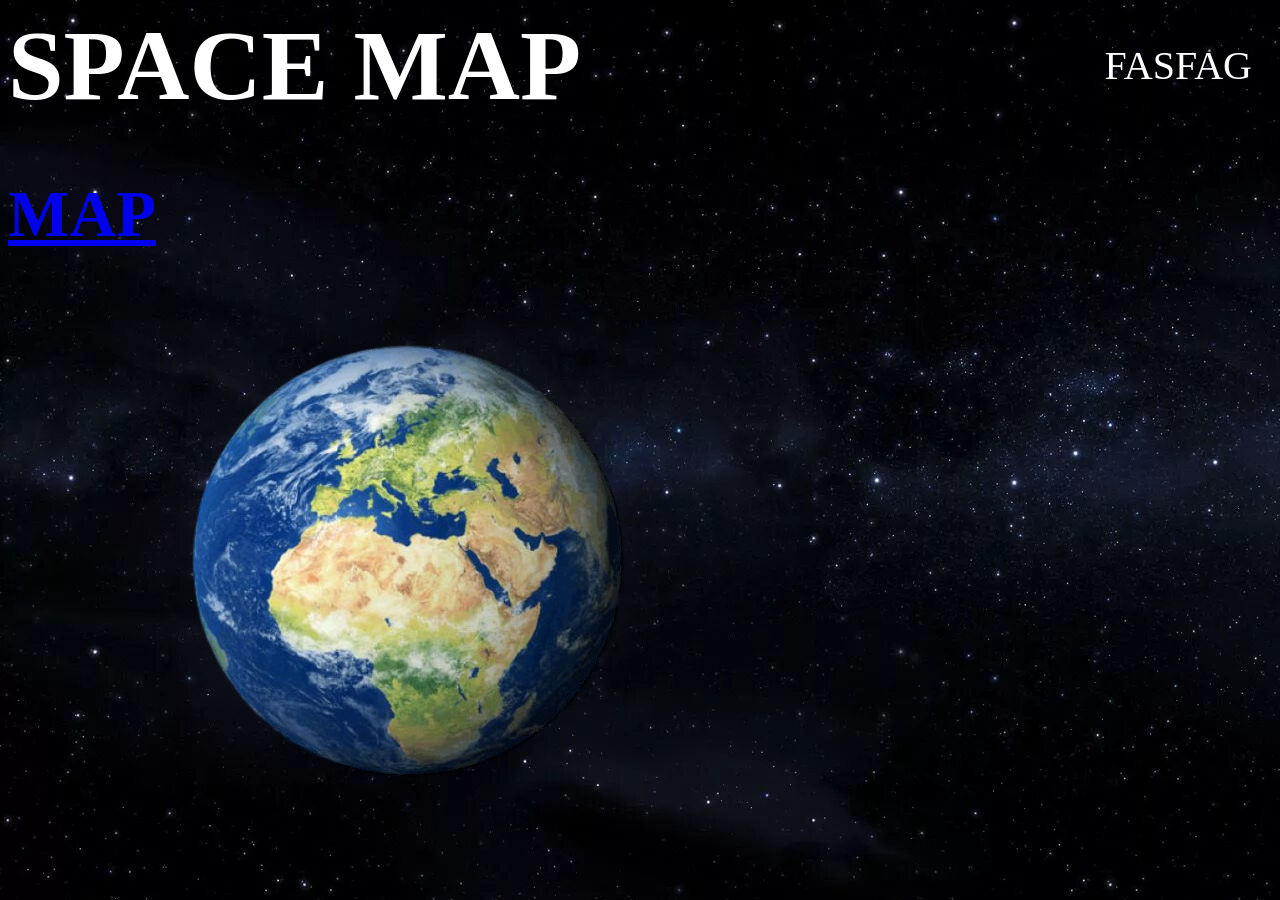
<file: 07.05/index.html>
<!DOCTYPE html>
    <head>
        
        <link rel="stylesheet" type="text/css" href="styles.css">
        <title> \Vitaliy page </title>
 
    </head>

<body style = "background-color:#000000; background-image: url('space.jfif');"  
<link rel="stylesheet" href="styles.css" type="text/css">



    <body> 
        <div style="display: flex; align-items: center; justify-content: space-between;">
  <h1 style="font-size: 100px; margin: 0;">SPACE MAP</h1>
  <span style="font-size: 40px; color: white; margin-right: 20px">FASFAG</span>
</div>

        <h2 style = "font-size: 65px;"><a href="https://eyes.nasa.gov/apps/solar-system/#/home"> MAP </a></h2>

      
        <img src = "earth.png" width="" height="" align="left">
      
    </body>

</html>
</file>
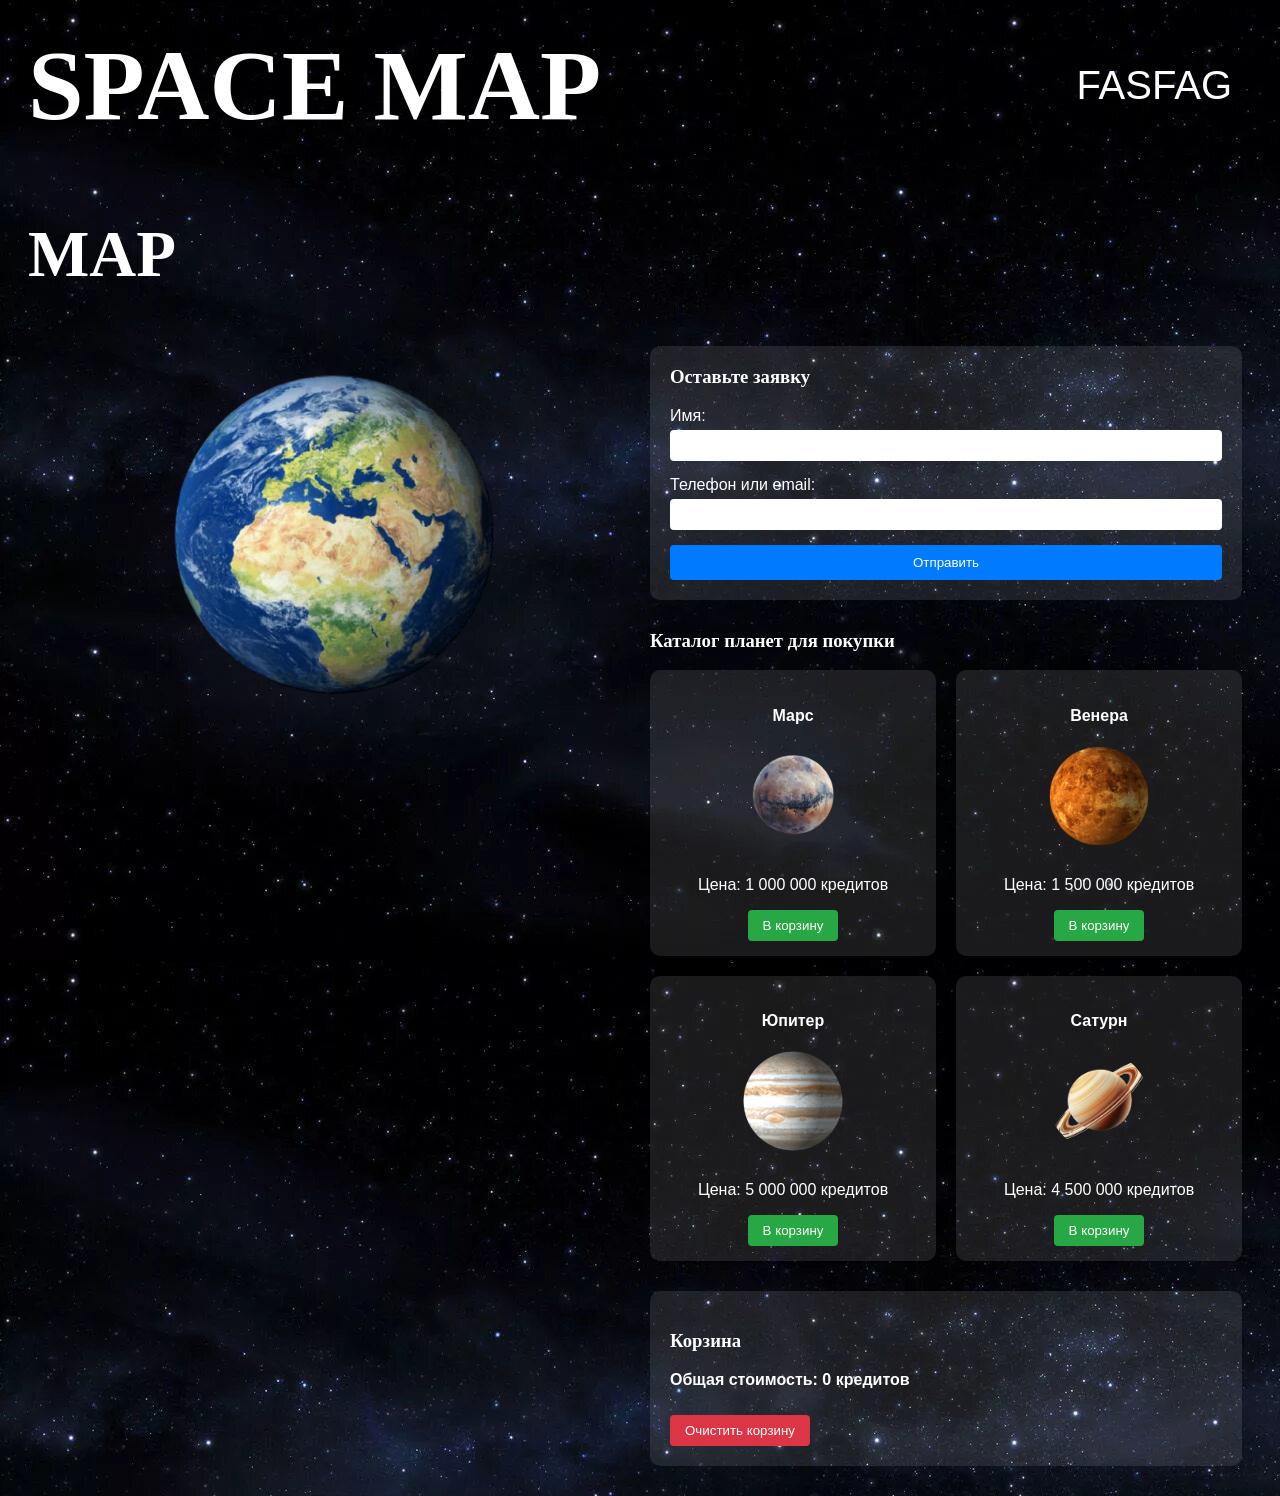
<file: 08.05/index.html>
<!DOCTYPE html>
<html>
<head>
    <link rel="stylesheet" type="text/css" href="styles.css">
    <title>Vitaliy page</title>
</head>
<body style="background-color: #000000; background-image: url('space.jfif'); color: white; font-family: Arial, sans-serif;">

    <div style="display: flex; align-items: center; justify-content: space-between; padding: 20px;">
        <h1 style="font-size: 100px; margin: 0;">SPACE MAP</h1>
        <span style="font-size: 40px; color: white; margin-right: 20px">FASFAG</span>
    </div>

    <h2 style="font-size: 65px; margin-left: 20px;">
        <a href="https://eyes.nasa.gov/apps/solar-system/#/home" style="color: white; text-decoration: none;">MAP</a>
    </h2>

    <div style="display: flex; margin: 30px;">
        <div style="flex: 1; padding-right: 20px;">
            <img src="earth.png" alt="Earth" style="max-width: 100%; height: auto;">
        </div>

        <div style="flex: 1;">
            <div style="background: rgba(255, 255, 255, 0.1); padding: 20px; border-radius: 10px; margin-bottom: 30px;">
                <h3 style="margin-top: 0;">Оставьте заявку</h3>
                <form id="contactForm" style="display: flex; flex-direction: column;">
                    <label for="name" style="margin-bottom: 5px;">Имя:</label>
                    <input type="text" id="name" name="name" required style="margin-bottom: 15px; padding: 8px; border-radius: 4px; border: none;">

                    <label for="contact" style="margin-bottom: 5px;">Телефон или email:</label>
                    <input type="text" id="contact" name="contact" required style="margin-bottom: 15px; padding: 8px; border-radius: 4px; border: none;">

                    <button type="submit" style="padding: 10px; background: #007BFF; color: white; border: none; border-radius: 4px; cursor: pointer;">Отправить</button>
                </form>
            </div>

            <div>
                <h3>Каталог планет для покупки</h3>
                <div id="planetCatalog" style="display: grid; grid-template-columns: repeat(2, 1fr); gap: 20px;">
                    <div class="planet-card" style="background: rgba(255, 255, 255, 0.1); padding: 15px; border-radius: 10px; text-align: center;">
                        <h4>Марс</h4>
                        <img src="mars.png" alt="Mars" style="width: 100px; height: 100px; object-fit: cover; border-radius: 50%; margin-bottom: 10px;">
                        <p>Цена: 1 000 000 кредитов</p>
                        <button class="add-to-cart" style="padding: 8px 15px; background: #28A745; color: white; border: none; border-radius: 4px; cursor: pointer;" onclick="addToCart('Марс', 1000000)">В корзину</button>
                    </div>

                    <div class="planet-card" style="background: rgba(255, 255, 255, 0.1); padding: 15px; border-radius: 10px; text-align: center;">
                        <h4>Венера</h4>
                        <img src="venus.png" alt="Venus" style="width: 100px; height: 100px; object-fit: cover; border-radius: 50%; margin-bottom: 10px;">
                        <p>Цена: 1 500 000 кредитов</p>
                        <button class="add-to-cart" style="padding: 8px 15px; background: #28A745; color: white; border: none; border-radius: 4px; cursor: pointer;" onclick="addToCart('Венера', 1500000)">В корзину</button>
                    </div>

                    <div class="planet-card" style="background: rgba(255, 255, 255, 0.1); padding: 15px; border-radius: 10px; text-align: center;">
                        <h4>Юпитер</h4>
                        <img src="jupiter.png" alt="Jupiter" style="width: 100px; height: 100px; object-fit: cover; border-radius: 50%; margin-bottom: 10px;">
                        <p>Цена: 5 000 000 кредитов</p>
                        <button class="add-to-cart" style="padding: 8px 15px; background: #28A745; color: white; border: none; border-radius: 4px; cursor: pointer;" onclick="addToCart('Юпитер', 5000000)">В корзину</button>
                    </div>

                    <div class="planet-card" style="background: rgba(255, 255, 255, 0.1); padding: 15px; border-radius: 10px; text-align: center;">
                        <h4>Сатурн</h4>
                        <img src="saturn.png" alt="Saturn" style="width: 100px; height: 100px; object-fit: cover; border-radius: 50%; margin-bottom: 10px;">
                        <p>Цена: 4 500 000 кредитов</p>
                        <button class="add-to-cart" style="padding: 8px 15px; background: #28A745; color: white; border: none; border-radius: 4px; cursor: pointer;" onclick="addToCart('Сатурн', 4500000)">В корзину</button>
                    </div>
                </div>
            </div>


<div id="cart" style="margin-top: 30px; background: rgba(255, 255, 255, 0.1); padding: 20px; border-radius: 10px;">
    <h3>Корзина</h3>
    <ul id="cartItems" style="list-style: none; padding: 0;"></ul>
    <p id="totalPrice" style="font-weight: bold;">Общая стоимость: 0 кредитов</p>
    <button onclick="clearCart()" style="margin-top: 10px; padding: 8px 15px; background: #DC3545; color: white; border: none; border-radius: 4px; cursor: pointer;">Очистить корзину</button>
</div>
</div>
</div>

<script>
    let cart = [];
    let total = 0;

    function addToCart(planetName, price) {
        cart.push({ name: planetName, price: price });
        total += price;
        updateCartDisplay();
    }

    function updateCartDisplay() {
        const cartItems = document.getElementById('cartItems');
        const totalPrice = document.getElementById('totalPrice');


  
        cartItems.innerHTML = '';


        cart.forEach(item => {
            const li = document.createElement('li');
            li.textContent = `${item.name} — ${item.price} кредитов`;
            cartItems.appendChild(li);
        });

      
        totalPrice.textContent = `Общая стоимость: ${total} кредитов`;

   
        const cartContainer = document.getElementById('cart');
        if (cart.length > 0) {
            cartContainer.style.display = 'block';
        } else {
            cartContainer.style.display = 'none';
        }
    }


    document.getElementById('contactForm').addEventListener('submit', function(e) {
        e.preventDefault(); // Предотвращаем стандартную отправку формы

        const name = document.getElementById('name').value;
        const contact = document.getElementById('contact').value;

        alert(`Спасибо, ${name}! Ваша заявка принята. С вами свяжутся по: ${contact}`);

    
        document.getElementById('name').value = '';
        document.getElementById('contact').value = '';
    });

    function clearCart() {
        cart = [];
        total = 0;
        updateCartDisplay();
    }
</script>
</body>
</html>
</file>
<file: 07.05/styles.css>
h1 {
color: rgb(255, 255, 255);
font-family: century gothic;
}

h2 {
color: rgb(255, 255, 255);
font-family: century gothic;
}

h3 {
color: rgb(255, 255, 255);
font-family: century gothic;
}
</file>
<file: 08.05/styles.css>
h1 {
color: rgb(255, 255, 255);
font-family: century gothic;
}

h2 {
color: rgb(255, 255, 255);
font-family: century gothic;
}

h3 {
color: rgb(255, 255, 255);
font-family: century gothic;
}
</file>
